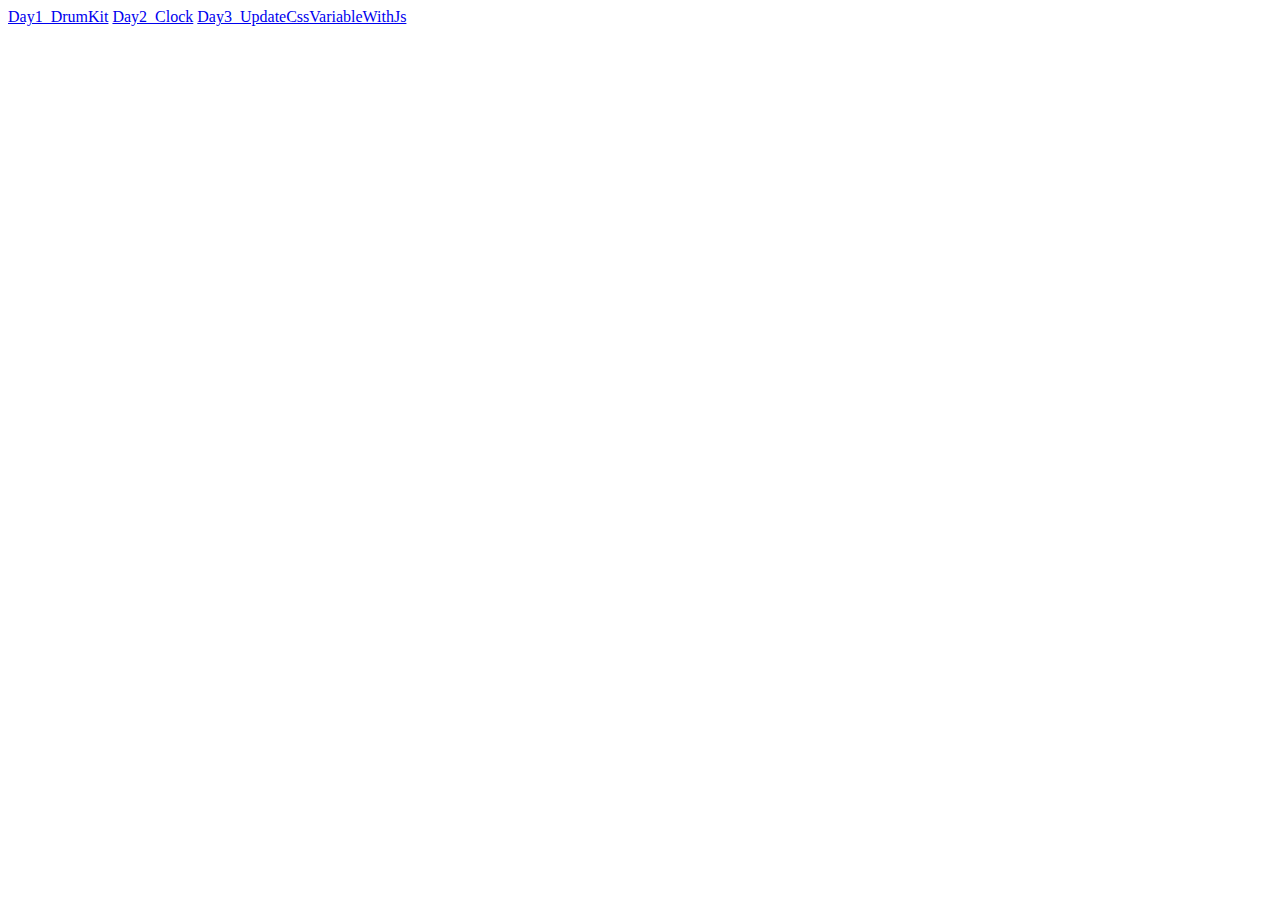
<file: index.html>
<!DOCTYPE html>
<html lang="en">
<head>
    <meta charset="UTF-8">
    <meta name="viewport" content="width=device-width, initial-scale=1.0">
    <meta http-equiv="X-UA-Compatible" content="ie=edge">
    <title>Document</title>
</head>
<body>
    <a href="./Day1_DrumKit/index.html">Day1_DrumKit</a>
    <a href="./Day2_Clock/index.html">Day2_Clock</a>
    <a href="./Day3_UpdateCssVariableWithJs/index.html">Day3_UpdateCssVariableWithJs</a>
</body>
</html>
</file>
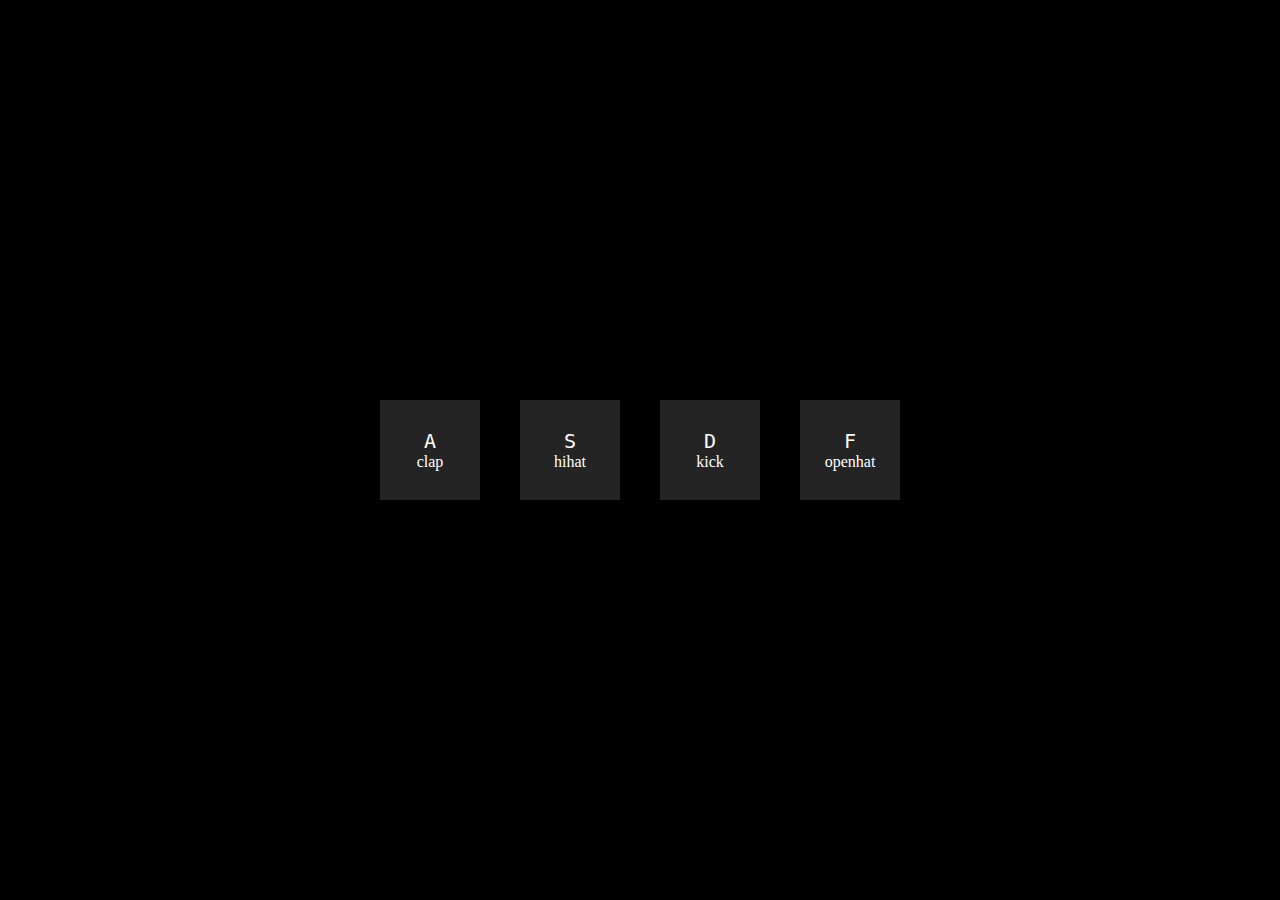
<file: Day1_DrumKit/index.html>
<!DOCTYPE html>
<html lang="en">

<head>
    <meta charset="UTF-8">
    <meta name="viewport" content="width=device-width, initial-scale=1.0">
    <title>DrumKit</title>
    <link rel="stylesheet" href="styles.css">
</head>

<!-- data.* 是html5的標籤，可被指定為"標籤"被JS選取 -->
<!-- 監聽事件 transitionend 會在css的transition結束時觸發 -->
<!-- 監聽事件的function都會有一個隱藏參數e，可以用console.log()來找到需要的資訊 -->

<body>
    <div class="container">
        <div data-key="65" class="key">
            <kbd>A</kbd>
            <p class="sound">clap</p>
        </div>
        <div data-key="83" class="key">
            <kbd>S</kbd>
            <p class="sound">hihat</p>
        </div>
        <div data-key="68" class="key">
            <kbd>D</kbd>
            <p class="sound">kick</p>
        </div>
        <div data-key="70" class="key">
            <kbd>F</kbd>
            <p class="sound">openhat</p>
        </div>
    </div>
    <audio data-key="65" src="sounds/clap.wav"></audio>
    <audio data-key="83" src="sounds/hihat.wav"></audio>
    <audio data-key="68" src="sounds/kick.wav"></audio>
    <audio data-key="70" src="sounds/openhat.wav"></audio>
    <script src="script.js"></script>
</body>

</html>
</file>
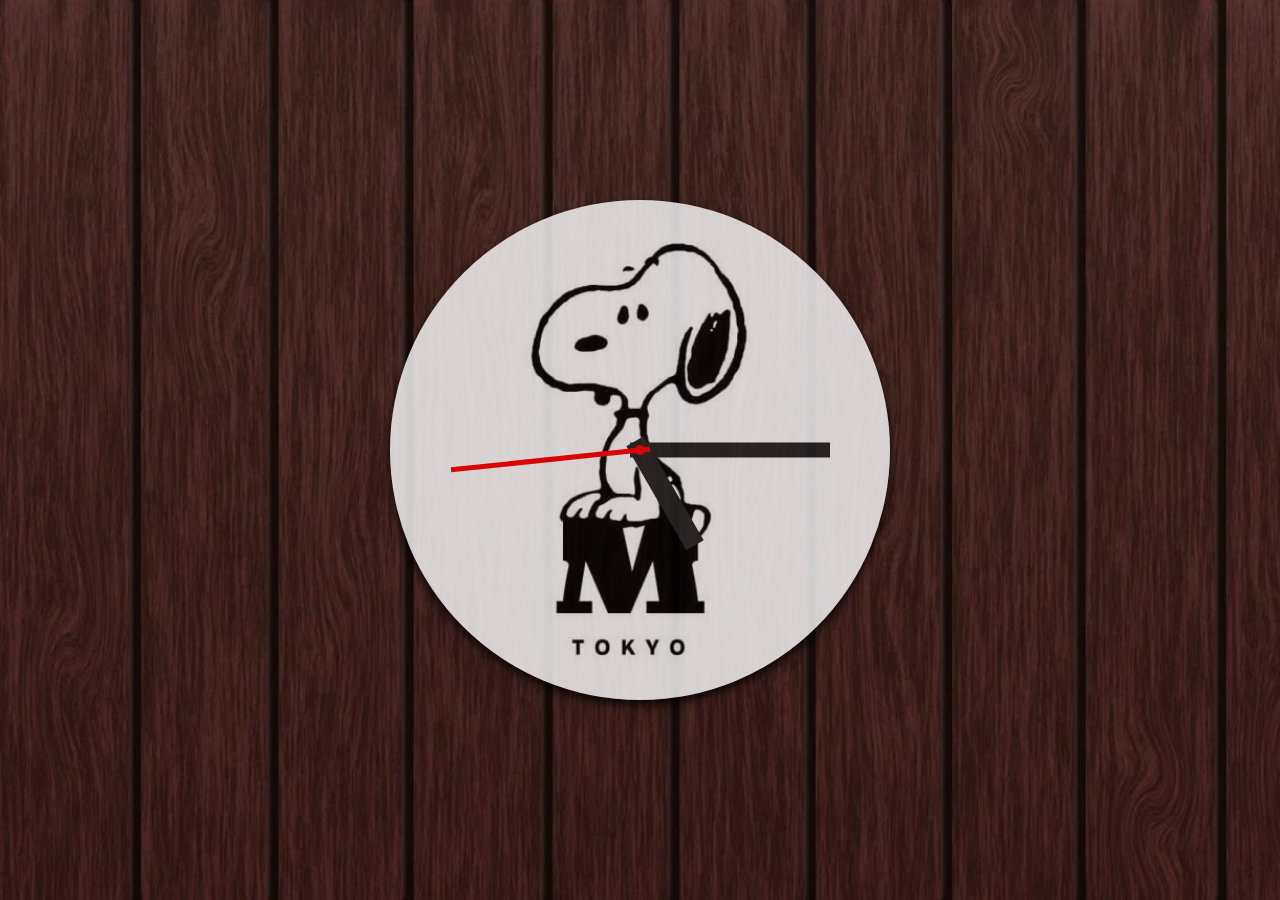
<file: Day2_Clock/index.html>
<!DOCTYPE html>
<html lang="en">
<head>
    <meta charset="UTF-8">
    <meta name="viewport" content="width=device-width, initial-scale=1.0">
    <title>Clock</title>
    <link rel="stylesheet" href="styles.css">
</head>
<body>
    <div class="container">
        <div class="clock">
            <div class="center"></div>
            <div class="clock_hour"></div>
            <div class="clock_min"></div>
            <div class="clock_sec"></div>
            <img src="snoopy.jpeg" alt="">
        </div>
    </div>
    <script src="script.js"></script>
</body>
</html>
</file>
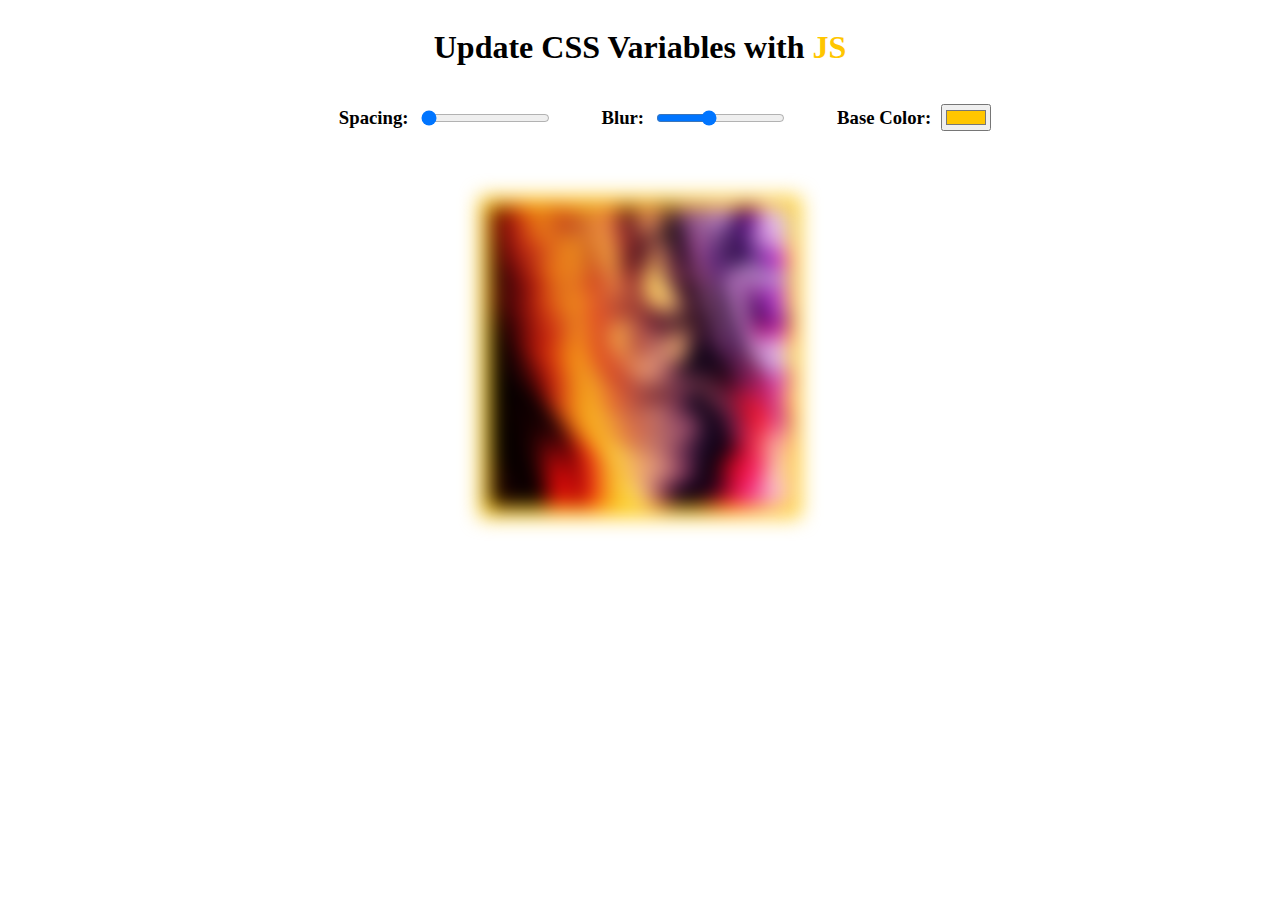
<file: Day3_UpdateCssVariableWithJs/index.html>
<!DOCTYPE html>
<html lang="en">

<head>
    <meta charset="UTF-8">
    <meta name="viewport" content="width=device-width, initial-scale=1.0">
    <meta http-equiv="X-UA-Compatible" content="ie=edge">
    <title>UpdateCssVariableWithJs</title>
    <link rel="stylesheet" href="styles.css">
</head>

<body>
    <div class="container">
        <div class="title">
            <h1>Update CSS Variables with <span id="colorJs">JS</span></h1>
        </div>
        <div class="control">
            <h3>Spacing:</h3>
            <input id="spacing" type="range" min="10" max="200" value="10">
            <h3>Blur:</h3>
            <input id="blur" type="range" min="0" max="25" value="10">
            <h3>Base Color:</h3>
            <input id="baseColor" type="color" value="#ffc600">
        </div>
        <div class="image">
            <img id="image" src="image.jpg" alt="">
        </div>
    </div>

    <script src="script.js"></script>
</body>

</html>
</file>
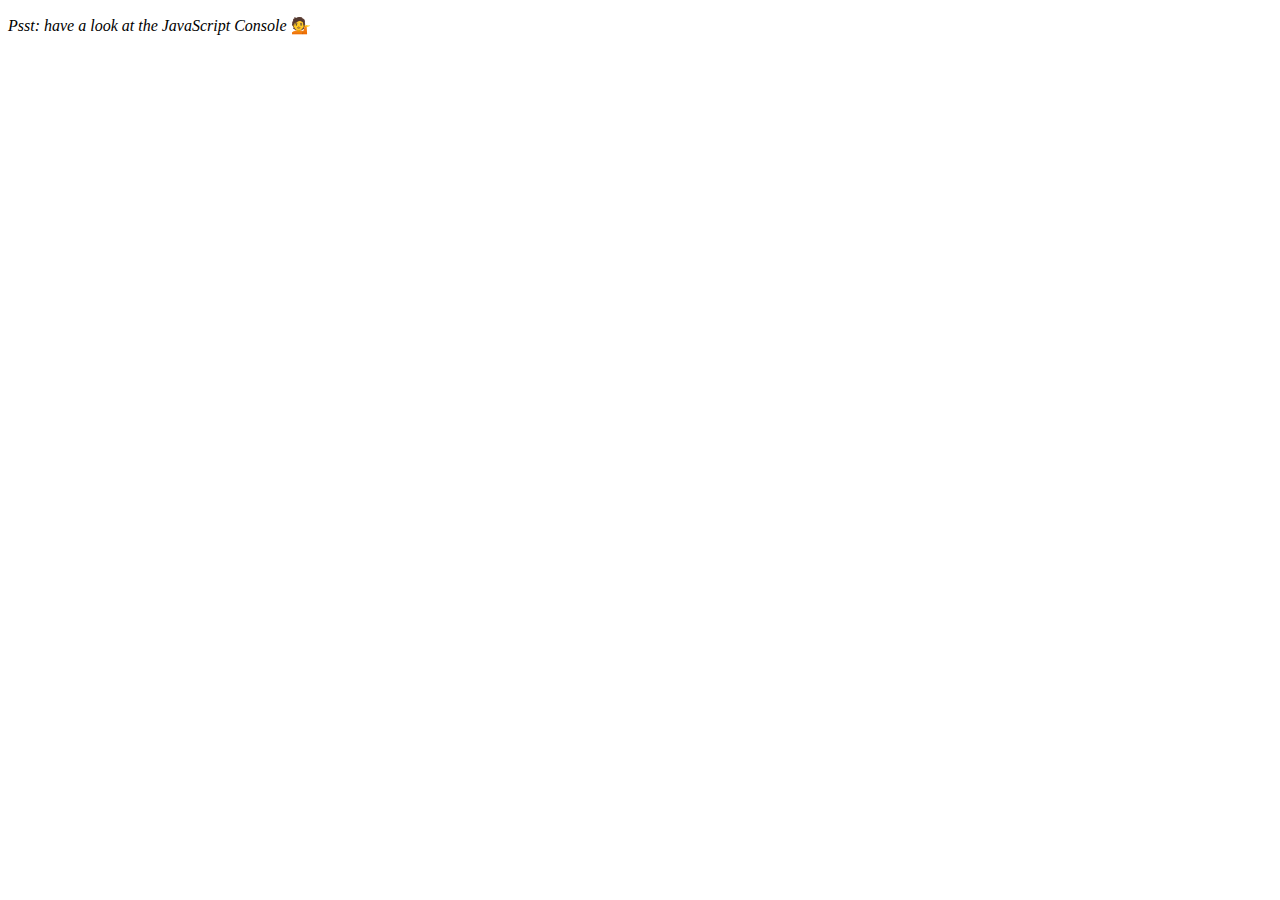
<file: Day4_/index.html>
<!DOCTYPE html>
<html lang="en">
<head>
  <meta charset="UTF-8">
  <title>Array Cardio 💪</title>
</head>
<body>
  <p><em>Psst: have a look at the JavaScript Console</em> 💁</p>
  <script>
    // Get your shorts on - this is an array workout!
    // ## Array Cardio Day 1

    // Some data we can work with

    const inventors = [
      { first: 'Albert', last: 'Einstein', year: 1879, passed: 1955 },
      { first: 'Isaac', last: 'Newton', year: 1643, passed: 1727 },
      { first: 'Galileo', last: 'Galilei', year: 1564, passed: 1642 },
      { first: 'Marie', last: 'Curie', year: 1867, passed: 1934 },
      { first: 'Johannes', last: 'Kepler', year: 1571, passed: 1630 },
      { first: 'Nicolaus', last: 'Copernicus', year: 1473, passed: 1543 },
      { first: 'Max', last: 'Planck', year: 1858, passed: 1947 },
      { first: 'Katherine', last: 'Blodgett', year: 1898, passed: 1979 },
      { first: 'Ada', last: 'Lovelace', year: 1815, passed: 1852 },
      { first: 'Sarah E.', last: 'Goode', year: 1855, passed: 1905 },
      { first: 'Lise', last: 'Meitner', year: 1878, passed: 1968 },
      { first: 'Hanna', last: 'Hammarström', year: 1829, passed: 1909 }
    ];

    const people = ['Beck, Glenn', 'Becker, Carl', 'Beckett, Samuel', 'Beddoes, Mick', 'Beecher, Henry', 'Beethoven, Ludwig', 'Begin, Menachem', 'Belloc, Hilaire', 'Bellow, Saul', 'Benchley, Robert', 'Benenson, Peter', 'Ben-Gurion, David', 'Benjamin, Walter', 'Benn, Tony', 'Bennington, Chester', 'Benson, Leana', 'Bent, Silas', 'Bentsen, Lloyd', 'Berger, Ric', 'Bergman, Ingmar', 'Berio, Luciano', 'Berle, Milton', 'Berlin, Irving', 'Berne, Eric', 'Bernhard, Sandra', 'Berra, Yogi', 'Berry, Halle', 'Berry, Wendell', 'Bethea, Erin', 'Bevan, Aneurin', 'Bevel, Ken', 'Biden, Joseph', 'Bierce, Ambrose', 'Biko, Steve', 'Billings, Josh', 'Biondo, Frank', 'Birrell, Augustine', 'Black Elk', 'Blair, Robert', 'Blair, Tony', 'Blake, William'];

    // Array.prototype.filter()
    // 1. Filter the list of inventors for those who were born in the 1500's
    const fifteen = inventors.filter(inventor => (inventor.year >= 1500 && inventor.year < 1600));

    console.table(fifteen);

    // Array.prototype.map()
    // 2. Give us an array of the inventor first and last names
    const fullNames = inventors.map(inventor => `${inventor.first} ${inventor.last}`);
    console.log(fullNames);

    // Array.prototype.sort()
    // 3. Sort the inventors by birthdate, oldest to youngest
    // const ordered = inventors.sort(function(a, b) {
    //   if(a.year > b.year) {
    //     return 1;
    //   } else {
    //     return -1;
    //   }
    // });

    const ordered = inventors.sort((a, b) => a.year > b.year ? 1 : -1);
    console.table(ordered);

    // Array.prototype.reduce()
    // 4. How many years did all the inventors live?
    const totalYears = inventors.reduce((total, inventor) => {
      return total + (inventor.passed - inventor.year);
    }, 0);

    console.log(totalYears);

    // 5. Sort the inventors by years lived
    const oldest = inventors.sort(function(a, b) {
      const lastInventor = a.passed - a.year;
      const nextInventor = b.passed - b.year;
      return lastInventor > nextInventor ? -1 : 1;
    });
    console.table(oldest);

    // 6. create a list of Boulevards in Paris that contain 'de' anywhere in the name
    // https://en.wikipedia.org/wiki/Category:Boulevards_in_Paris

    // const category = document.querySelector('.mw-category');
    // const links = Array.from(category.querySelectorAll('a'));
    // const de = links
    //             .map(link => link.textContent)
    //             .filter(streetName => streetName.includes('de'));

    // 7. sort Exercise
    // Sort the people alphabetically by last name
    const alpha = people.sort((lastOne, nextOne) => {
      const [aLast, aFirst] = lastOne.split(', ');
      const [bLast, bFirst] = nextOne.split(', ');
      return aLast > bLast ? 1 : -1;
    });
    console.log(alpha);

    // 8. Reduce Exercise
    // Sum up the instances of each of these
    const data = ['car', 'car', 'truck', 'truck', 'bike', 'walk', 'car', 'van', 'bike', 'walk', 'car', 'van', 'car', 'truck', 'pogostick'];

    const transportation = data.reduce(function(obj, item) {
      if (!obj[item]) {
        obj[item] = 0;
      }
      obj[item]++;
      return obj;
    }, {});

    console.log(transportation);

  </script>
</body>
</html>
</file>
<file: Day1_DrumKit/styles.css>
*{
    margin:0;
    padding:0;
}
.container{
    height:100vh;
    width:100%;
    display:flex;
    justify-content: center;
    align-items:center;
    background:black;
}

.key{
    display:flex;
    flex-direction:column;
    justify-content: center;
    align-items:center;
    height:100px;
    width:100px;
    color:white;
    background:#242424;
    margin:20px;
    transition:0.2s;
}

.active{
    transform: scale(1.1);
    border-color: #ffc600;
    box-shadow: 0 0 1rem #ffc600;
}

.key kbd{
    font-size:20px;
}
</file>
<file: Day2_Clock/styles.css>
*{
    margin:0;
    padding:0;
}
.container{
    height:100vh;
    width:100%;
    display:flex;
    justify-content: center;
    align-items:center;
    background:url("wood.webp");
    background-size:cover;
}

.clock{
    position:relative;
    height:500px;
    width:500px;
    border-radius:50%;
    overflow:hidden;
    opacity:0.8;
    box-shadow: 0px 5px 10px black;
}

.clock .center{
    position:absolute;
    top:50%;
    left:50%;
    height:10px;
    width:10px;
    background:red;
    border-radius: 50%;
    transform:translate(-50%,-50%);
    z-index:4;
}

.clock .clock_hour{
    position:absolute;
    top:calc(50% - 120px + 10px);
    left:50%;
    height:120px;
    width:20px;
    background:#242424;
    z-index:1;
    transform:translate(-50%,0) rotate(0deg);
    transform-origin: 0 110px;
    transition:0.1s;
}

.clock .clock_min{
    position:absolute;
    top:calc(50% - 200px + 10px);
    left:50%;
    height:200px;
    width:15px;
    background:#242424;
    z-index:2;
    transform:translate(-50%,0) rotate(0deg);
    transform-origin: 0 190px;
    transition:0.1s;
}

.clock .clock_sec{
    position:absolute;
    top:calc(50% - 200px + 10px);
    left:50%;
    height:200px;
    width:5px;
    background:red;
    z-index:3;
    transform:translate(-50%,0) rotate(0deg);
    transform-origin: 0 190px;
    transition:0.1s;
}

.clock img{
    position:absolute;
    height:100%;
    top:50%;
    left:50%;
    transform:translate(-50%,-50%);
}
</file>
<file: Day3_UpdateCssVariableWithJs/styles.css>
:root {
  --spacing: 10px;
  --blur: 10px;
  --base: #ffc600;
}

#colorJs {
  color: var(--base);
}

.container {
  display: flex;
  flex-direction: column;
  justify-content: center;
  align-items: center;
}

.container .control {
  display: flex;
  flex-direction: row;
  justify-content: center;
  align-items: center;
}

.container .control h3 {
  margin-left: 50px;
  margin-right: 10px;
}

.container .image {
  display: flex;
  flex-direction: row;
  justify-content: center;
  align-items: flex-start;
  margin-top: 50px;
  height: 300px;
  width: 300px;
}

.container .image img {
  height: 100%;
  width: 100%;

  padding: var(--spacing);
  background: var(--base);
  filter: blur(var(--blur));
}
</file>
